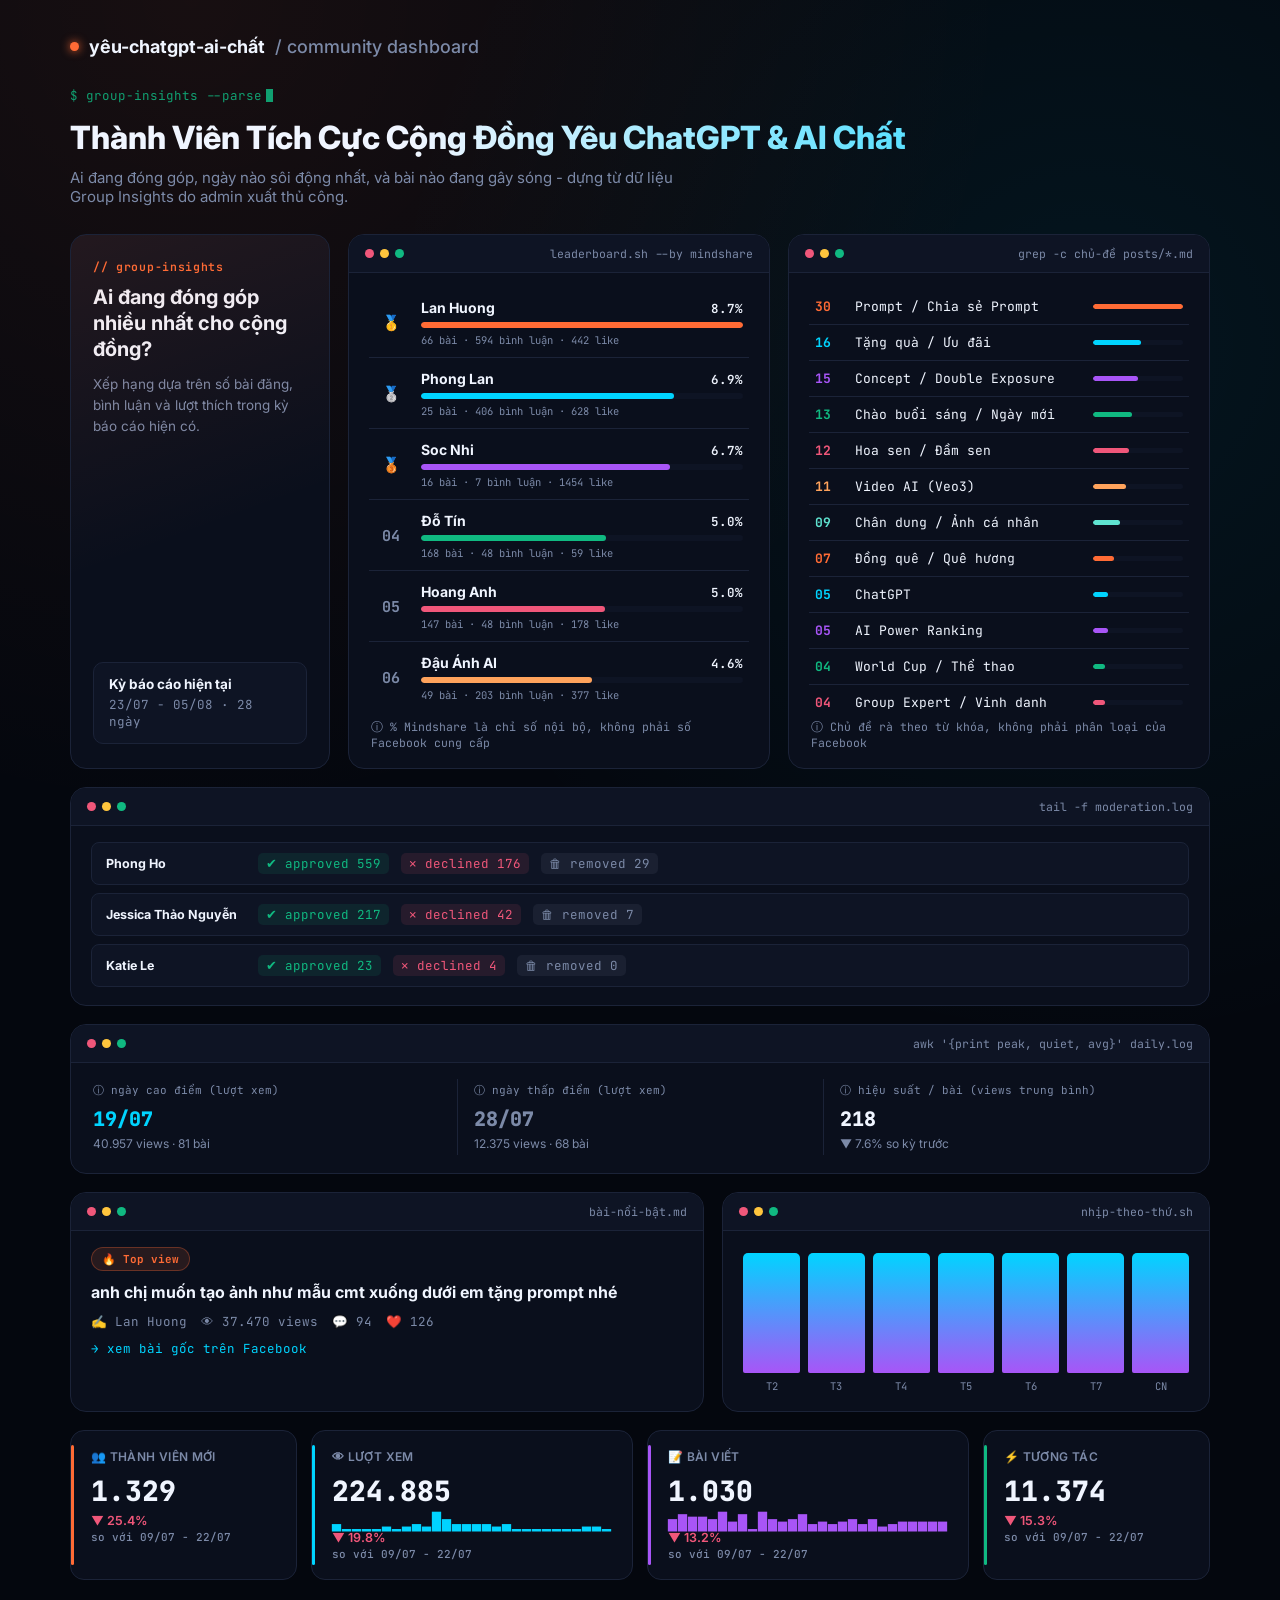
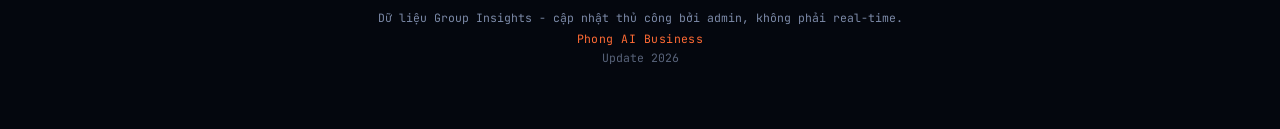
<file: index.html>
<!doctype html>
<html lang="vi">
<head>
<meta charset="UTF-8">
<meta name="viewport" content="width=device-width, initial-scale=1.0">
<title>Thành Viên Tích Cực - Yêu ChatGPT & AI Chất</title>
<link rel="stylesheet" href="style.css">
</head>
<body>
<div class="wrap">
  <header>
    <div class="brand"><span class="dot"></span>yêu-chatgpt-ai-chất <span>/ community dashboard</span></div>
  </header>

  <div class="hero">
    <div class="prompt-line">$ group-insights --parse<span class="cursor"></span></div>
    <h1>Thành Viên Tích Cực Cộng Đồng Yêu ChatGPT &amp; AI Chất</h1>
    <p>Ai đang đóng góp, ngày nào sôi động nhất, và bài nào đang gây sóng - dựng từ dữ liệu Group Insights do admin xuất thủ công.</p>
  </div>

  <div id="app">
    <div class="loading">$ đang đọc dữ liệu...</div>
  </div>

  <footer class="foot">
    Dữ liệu Group Insights - cập nhật thủ công bởi admin, không phải real-time.
    <div class="foot-brand">Phong AI Business</div>
    <div class="foot-update">Update 2026</div>
  </footer>
</div>

<script src="data-parser.js"></script>
<script>
const CSV_FILE = 'Facebook_Group_Insights_8-07-2026.csv';
const numVi = new Intl.NumberFormat('vi-VN');
const fmtDate = (iso) => { const [y,m,d] = iso.split('-'); return `${d}/${m}`; };

const PALETTE = ['#FF6B35', '#00D4FF', '#A855F7', '#10B981', '#F0577A', '#FFA35C', '#5FE3D0'];
function colorFor(index) { return PALETTE[index % PALETTE.length]; }

function rankBadge(i) {
  if (i === 0) return '🥇';
  if (i === 1) return '🥈';
  if (i === 2) return '🥉';
  return String(i + 1).padStart(2, '0');
}

function renderLeaderboard(container, ranked) {
  const top = ranked.slice(0, 10);
  const max = top[0].mindsharePct;
  container.innerHTML = top.map((c, i) => `
    <div class="rank-row">
      <div class="rank-badge">${rankBadge(i)}</div>
      <div class="rank-body">
        <div class="rank-top">
          <span class="rank-name">${c.name}</span>
          <span class="rank-pct mono">${c.mindsharePct.toFixed(1)}%</span>
        </div>
        <div class="rank-bar-track"><div class="rank-bar-fill" style="width:${(c.mindsharePct / max) * 100}%;background:${colorFor(i)}"></div></div>
        <div class="rank-meta mono">${c.posts} bài · ${c.comments} bình luận · ${c.likes} like</div>
      </div>
    </div>
  `).join('');
}

function renderTopicsGrep(container, topics) {
  const sorted = [...topics].sort((a, b) => b.count - a.count);
  const max = sorted[0].count;
  container.innerHTML = sorted.map((t, i) => `
    <div class="grep-row">
      <span class="grep-count mono" style="color:${colorFor(i)}">${String(t.count).padStart(2, '0')}</span>
      <span class="grep-label">${t.label}</span>
      <span class="grep-bar-track"><span class="grep-bar-fill" style="width:${(t.count / max) * 100}%;background:${colorFor(i)}"></span></span>
    </div>
  `).join('');
}

function renderModerationLog(container, adminModeration) {
  container.innerHTML = adminModeration.map((a) => `
    <div class="modlog-row mono">
      <span class="modlog-admin">${a.admin}</span>
      <span class="modlog-tag approved">✔ approved ${numVi.format(a.postsApproved)}</span>
      <span class="modlog-tag declined">✕ declined ${numVi.format(a.postsDeclined)}</span>
      <span class="modlog-tag removed">🗑 removed ${numVi.format(a.postsRemoved)}</span>
    </div>
  `).join('');
}

const SPARK_CHARS = '▁▂▃▄▅▆▇█';
function sparkline(daily, key) {
  const sorted = [...daily].sort((a, b) => a.date.localeCompare(b.date));
  const values = sorted.map((d) => d[key]);
  const max = Math.max(...values), min = Math.min(...values);
  return values.map((v) => {
    const ratio = max === min ? 0.5 : (v - min) / (max - min);
    return SPARK_CHARS[Math.min(SPARK_CHARS.length - 1, Math.floor(ratio * SPARK_CHARS.length))];
  }).join('');
}

function renderWeekdayChart(container, weekdayActivity) {
  const labelsVi = { Monday: 'T2', Tuesday: 'T3', Wednesday: 'T4', Thursday: 'T5', Friday: 'T6', Saturday: 'T7', Sunday: 'CN' };
  const max = Math.max(...weekdayActivity.map((d) => d.value));
  container.innerHTML = weekdayActivity.map((d) => `
    <div class="weekday-col">
      <div class="weekday-bar" style="height:${Math.max((d.value / max) * 100, 4)}%" title="${labelsVi[d.weekday]}: ${numVi.format(d.value)}"></div>
      <div class="weekday-label">${labelsVi[d.weekday] || d.weekday}</div>
    </div>
  `).join('');
}

function deltaHtml(card, previousLabel) {
  if (card.pctChange === null) return '<div class="stat-delta">không có kỳ trước để so sánh</div>';
  const up = card.pctChange >= 0;
  const arrow = up ? '▲' : '▼';
  const cls = up ? 'up' : 'down';
  return `<div class="stat-delta ${cls}">${arrow} ${Math.abs(card.pctChange).toFixed(1)}%
    <span class="period">so với ${previousLabel || 'kỳ trước'}</span></div>`;
}

async function main() {
  const app = document.getElementById('app');
  let csvText;
  try {
    const res = await fetch(CSV_FILE);
    if (!res.ok) throw new Error('HTTP ' + res.status);
    csvText = await res.text();
  } catch (err) {
    app.innerHTML = `<div class="error-box">
      Không đọc được file <code>${CSV_FILE}</code>.<br>
      Nếu bạn mở file này bằng cách double-click (file://), trình duyệt sẽ chặn đọc CSV cùng thư mục vì lý do bảo mật (CORS).<br>
      Hãy chạy: <code>python3 -m http.server 8000</code> trong thư mục này rồi mở <code>http://localhost:8000</code>.
    </div>`;
    console.error(err);
    return;
  }

  const data = window.DataParser.parseGroupInsights(csvText);
  const ranked = window.DataParser.computeMindshare(data.contributors);
  const overview = window.DataParser.computeOverviewCards(data.daily);
  const periodLabel = `${fmtDate(overview.periodLabel.split(' - ')[0])} - ${fmtDate(overview.periodLabel.split(' - ')[1])}`;
  const prevLabelShort = overview.previousPeriodLabel
    ? `${fmtDate(overview.previousPeriodLabel.split(' - ')[0])} - ${fmtDate(overview.previousPeriodLabel.split(' - ')[1])}`
    : null;

  const topPost = [...data.topPosts].sort((a, b) => b.views - a.views)[0];
  const { peak, quiet } = window.DataParser.findPeakAndQuietDay(data.daily, 'viewed');
  const efficiency = window.DataParser.computeContentEfficiency(data.daily);
  const viewsSpark = sparkline(data.daily, 'viewed');
  const postsSpark = sparkline(data.daily, 'posts');

  app.innerHTML = `
    <div class="grid-main">
      <div class="info-card">
        <div>
          <div class="tag mono">// group-insights</div>
          <h2>Ai đang đóng góp nhiều nhất cho cộng đồng?</h2>
          <p>Xếp hạng dựa trên số bài đăng, bình luận và lượt thích trong kỳ báo cáo hiện có.</p>
        </div>
        <div class="period-box">
          <b>Kỳ báo cáo hiện tại</b>
          ${periodLabel} · ${data.daily.length} ngày
        </div>
      </div>

      <div class="panel">
        <div class="term-head">
          <div class="term-dots"><span class="r"></span><span class="y"></span><span class="g"></span></div>
          <span class="term-label">leaderboard.sh --by mindshare</span>
        </div>
        <div class="rank-list" id="leaderboard"></div>
        <div class="mindshare-note" title="Mindshare = Posts×3 + Comments×1 + Likes×0.5, chuẩn hoá theo tổng. Xem docs/adr/0001-mindshare-score-formula.md">ⓘ % Mindshare là chỉ số nội bộ, không phải số Facebook cung cấp</div>
      </div>

      <div class="panel">
        <div class="term-head">
          <div class="term-dots"><span class="r"></span><span class="y"></span><span class="g"></span></div>
          <span class="term-label">grep -c chủ-đề posts/*.md</span>
        </div>
        <div class="grep-list" id="topics-grep"></div>
        <div class="mindshare-note" id="topics-note"></div>
      </div>
    </div>

    <div class="panel" style="margin-top:18px">
      <div class="term-head">
        <div class="term-dots"><span class="r"></span><span class="y"></span><span class="g"></span></div>
        <span class="term-label">tail -f moderation.log</span>
      </div>
      <div class="modlog" id="modlog"></div>
    </div>

    <div class="panel" style="margin-top:18px">
      <div class="term-head">
        <div class="term-dots"><span class="r"></span><span class="y"></span><span class="g"></span></div>
        <span class="term-label">awk '{print peak, quiet, avg}' daily.log</span>
      </div>
      <div class="pulse-row">
        <div class="pulse-col">
          <div class="pulse-label">ⓘ ngày cao điểm (lượt xem)</div>
          <div class="pulse-value peak">${fmtDate(peak.date)}</div>
          <div class="pulse-sub">${numVi.format(peak.viewed)} views · ${peak.posts} bài</div>
        </div>
        <div class="pulse-col">
          <div class="pulse-label">ⓘ ngày thấp điểm (lượt xem)</div>
          <div class="pulse-value quiet">${fmtDate(quiet.date)}</div>
          <div class="pulse-sub">${numVi.format(quiet.viewed)} views · ${quiet.posts} bài</div>
        </div>
        <div class="pulse-col">
          <div class="pulse-label">ⓘ hiệu suất / bài (views trung bình)</div>
          <div class="pulse-value">${numVi.format(Math.round(efficiency.currentAvg))}</div>
          <div class="pulse-sub">${efficiency.pctChange === null ? 'không có kỳ trước' : `${efficiency.pctChange >= 0 ? '▲' : '▼'} ${Math.abs(efficiency.pctChange).toFixed(1)}% so kỳ trước`}</div>
        </div>
      </div>
    </div>

    <div class="row-2col">
      <div class="panel">
        <div class="term-head">
          <div class="term-dots"><span class="r"></span><span class="y"></span><span class="g"></span></div>
          <span class="term-label">bài-nổi-bật.md</span>
        </div>
        <div class="spotlight">
          <span class="spotlight-badge">🔥 Top view</span>
          <div class="spotlight-title">${topPost.title.length > 140 ? topPost.title.slice(0, 140) + '…' : topPost.title}</div>
          <div class="spotlight-meta">
            <span>✍️ ${topPost.member}</span>
            <span>👁 ${numVi.format(topPost.views)} views</span>
            <span>💬 ${numVi.format(topPost.comments)}</span>
            <span>❤️ ${numVi.format(topPost.reactions)}</span>
          </div>
          <a class="spotlight-link" href="${topPost.link}" target="_blank" rel="noopener">→ xem bài gốc trên Facebook</a>
        </div>
      </div>
      <div class="panel">
        <div class="term-head">
          <div class="term-dots"><span class="r"></span><span class="y"></span><span class="g"></span></div>
          <span class="term-label">nhịp-theo-thứ.sh</span>
        </div>
        <div class="weekday-chart" id="weekday-chart"></div>
      </div>
    </div>

    <div class="stats-row">
      <div class="stat-card" style="--stat-color:var(--orange)">
        <div class="stat-label">👥 Thành viên mới</div>
        <div class="stat-value">${numVi.format(overview.cards.joined.current)}</div>
        ${deltaHtml(overview.cards.joined, prevLabelShort)}
      </div>
      <div class="stat-card" style="--stat-color:var(--cyan)">
        <div class="stat-label">👁 Lượt xem</div>
        <div class="stat-value">${numVi.format(overview.cards.viewed.current)}</div>
        <div class="sparkline" style="color:var(--cyan)">${viewsSpark}</div>
        ${deltaHtml(overview.cards.viewed, prevLabelShort)}
      </div>
      <div class="stat-card" style="--stat-color:var(--purple)">
        <div class="stat-label">📝 Bài viết</div>
        <div class="stat-value">${numVi.format(overview.cards.posts.current)}</div>
        <div class="sparkline" style="color:var(--purple)">${postsSpark}</div>
        ${deltaHtml(overview.cards.posts, prevLabelShort)}
      </div>
      <div class="stat-card" style="--stat-color:var(--green)">
        <div class="stat-label">⚡ Tương tác</div>
        <div class="stat-value">${numVi.format(overview.cards.interactions.current)}</div>
        ${deltaHtml(overview.cards.interactions, prevLabelShort)}
      </div>
    </div>
  `;

  renderLeaderboard(document.getElementById('leaderboard'), ranked);
  renderWeekdayChart(document.getElementById('weekday-chart'), data.weekdayActivity);
  renderModerationLog(document.getElementById('modlog'), data.adminModeration);

  try {
    const topicsRes = await fetch('topics.json');
    const topicsData = await topicsRes.json();
    renderTopicsGrep(document.getElementById('topics-grep'), topicsData.topics);
    const noteEl = document.getElementById('topics-note');
    noteEl.textContent = 'ⓘ Chủ đề rà theo từ khóa, không phải phân loại của Facebook';
    noteEl.title = topicsData.note;
  } catch (err) {
    document.getElementById('topics-grep').innerHTML = '<div class="loading">Chưa có dữ liệu chủ đề (topics.json).</div>';
    console.error(err);
  }

}

main();
</script>
</body>
</html>
</file>
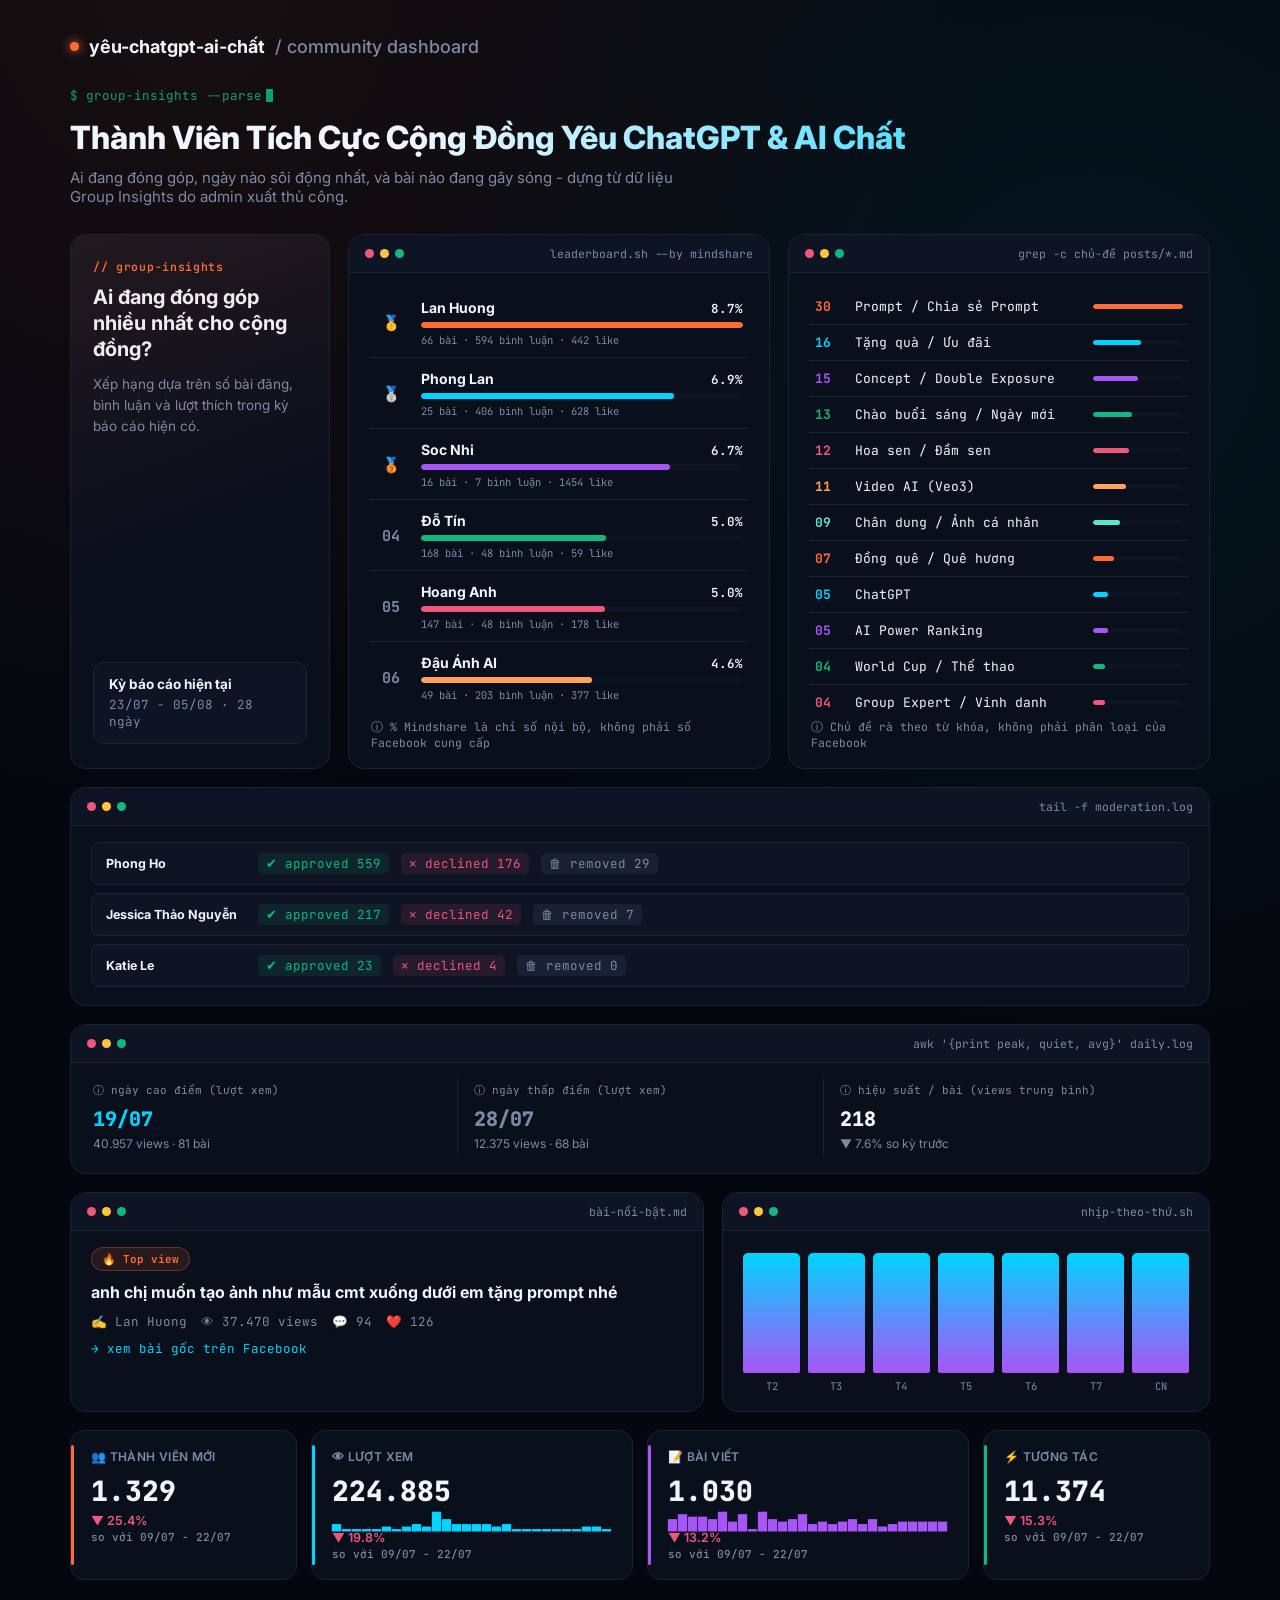
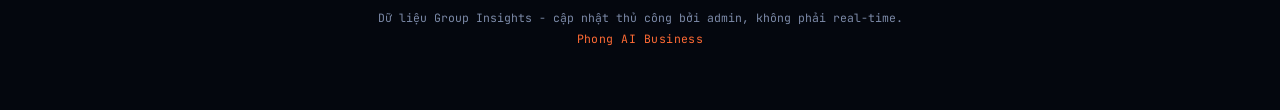
<file: public/index.html>
<!doctype html>
<html lang="vi">
<head>
<meta charset="UTF-8">
<meta name="viewport" content="width=device-width, initial-scale=1.0">
<title>Thành Viên Tích Cực - Yêu ChatGPT & AI Chất</title>
<link rel="stylesheet" href="style.css">
</head>
<body>
<div class="wrap">
  <header>
    <div class="brand"><span class="dot"></span>yêu-chatgpt-ai-chất <span>/ community dashboard</span></div>
  </header>

  <div class="hero">
    <div class="prompt-line">$ group-insights --parse<span class="cursor"></span></div>
    <h1>Thành Viên Tích Cực Cộng Đồng Yêu ChatGPT &amp; AI Chất</h1>
    <p>Ai đang đóng góp, ngày nào sôi động nhất, và bài nào đang gây sóng - dựng từ dữ liệu Group Insights do admin xuất thủ công.</p>
  </div>

  <div id="app">
    <div class="loading">$ đang đọc dữ liệu...</div>
  </div>

  <footer class="foot">
    Dữ liệu Group Insights - cập nhật thủ công bởi admin, không phải real-time.
    <div class="foot-brand">Phong AI Business</div>
  </footer>
</div>

<script src="data-parser.js"></script>
<script>
const CSV_FILE = 'Facebook_Group_Insights_8-07-2026.csv';
const numVi = new Intl.NumberFormat('vi-VN');
const fmtDate = (iso) => { const [y,m,d] = iso.split('-'); return `${d}/${m}`; };

const PALETTE = ['#FF6B35', '#00D4FF', '#A855F7', '#10B981', '#F0577A', '#FFA35C', '#5FE3D0'];
function colorFor(index) { return PALETTE[index % PALETTE.length]; }

function rankBadge(i) {
  if (i === 0) return '🥇';
  if (i === 1) return '🥈';
  if (i === 2) return '🥉';
  return String(i + 1).padStart(2, '0');
}

function renderLeaderboard(container, ranked) {
  const top = ranked.slice(0, 10);
  const max = top[0].mindsharePct;
  container.innerHTML = top.map((c, i) => `
    <div class="rank-row">
      <div class="rank-badge">${rankBadge(i)}</div>
      <div class="rank-body">
        <div class="rank-top">
          <span class="rank-name">${c.name}</span>
          <span class="rank-pct mono">${c.mindsharePct.toFixed(1)}%</span>
        </div>
        <div class="rank-bar-track"><div class="rank-bar-fill" style="width:${(c.mindsharePct / max) * 100}%;background:${colorFor(i)}"></div></div>
        <div class="rank-meta mono">${c.posts} bài · ${c.comments} bình luận · ${c.likes} like</div>
      </div>
    </div>
  `).join('');
}

function renderTopicsGrep(container, topics) {
  const sorted = [...topics].sort((a, b) => b.count - a.count);
  const max = sorted[0].count;
  container.innerHTML = sorted.map((t, i) => `
    <div class="grep-row">
      <span class="grep-count mono" style="color:${colorFor(i)}">${String(t.count).padStart(2, '0')}</span>
      <span class="grep-label">${t.label}</span>
      <span class="grep-bar-track"><span class="grep-bar-fill" style="width:${(t.count / max) * 100}%;background:${colorFor(i)}"></span></span>
    </div>
  `).join('');
}

function renderModerationLog(container, adminModeration) {
  container.innerHTML = adminModeration.map((a) => `
    <div class="modlog-row mono">
      <span class="modlog-admin">${a.admin}</span>
      <span class="modlog-tag approved">✔ approved ${numVi.format(a.postsApproved)}</span>
      <span class="modlog-tag declined">✕ declined ${numVi.format(a.postsDeclined)}</span>
      <span class="modlog-tag removed">🗑 removed ${numVi.format(a.postsRemoved)}</span>
    </div>
  `).join('');
}

const SPARK_CHARS = '▁▂▃▄▅▆▇█';
function sparkline(daily, key) {
  const sorted = [...daily].sort((a, b) => a.date.localeCompare(b.date));
  const values = sorted.map((d) => d[key]);
  const max = Math.max(...values), min = Math.min(...values);
  return values.map((v) => {
    const ratio = max === min ? 0.5 : (v - min) / (max - min);
    return SPARK_CHARS[Math.min(SPARK_CHARS.length - 1, Math.floor(ratio * SPARK_CHARS.length))];
  }).join('');
}

function renderWeekdayChart(container, weekdayActivity) {
  const labelsVi = { Monday: 'T2', Tuesday: 'T3', Wednesday: 'T4', Thursday: 'T5', Friday: 'T6', Saturday: 'T7', Sunday: 'CN' };
  const max = Math.max(...weekdayActivity.map((d) => d.value));
  container.innerHTML = weekdayActivity.map((d) => `
    <div class="weekday-col">
      <div class="weekday-bar" style="height:${Math.max((d.value / max) * 100, 4)}%" title="${labelsVi[d.weekday]}: ${numVi.format(d.value)}"></div>
      <div class="weekday-label">${labelsVi[d.weekday] || d.weekday}</div>
    </div>
  `).join('');
}

function deltaHtml(card, previousLabel) {
  if (card.pctChange === null) return '<div class="stat-delta">không có kỳ trước để so sánh</div>';
  const up = card.pctChange >= 0;
  const arrow = up ? '▲' : '▼';
  const cls = up ? 'up' : 'down';
  return `<div class="stat-delta ${cls}">${arrow} ${Math.abs(card.pctChange).toFixed(1)}%
    <span class="period">so với ${previousLabel || 'kỳ trước'}</span></div>`;
}

async function main() {
  const app = document.getElementById('app');
  let csvText;
  try {
    const res = await fetch(CSV_FILE);
    if (!res.ok) throw new Error('HTTP ' + res.status);
    csvText = await res.text();
  } catch (err) {
    app.innerHTML = `<div class="error-box">
      Không đọc được file <code>${CSV_FILE}</code>.<br>
      Nếu bạn mở file này bằng cách double-click (file://), trình duyệt sẽ chặn đọc CSV cùng thư mục vì lý do bảo mật (CORS).<br>
      Hãy chạy: <code>python3 -m http.server 8000</code> trong thư mục này rồi mở <code>http://localhost:8000</code>.
    </div>`;
    console.error(err);
    return;
  }

  const data = window.DataParser.parseGroupInsights(csvText);
  const ranked = window.DataParser.computeMindshare(data.contributors);
  const overview = window.DataParser.computeOverviewCards(data.daily);
  const periodLabel = `${fmtDate(overview.periodLabel.split(' - ')[0])} - ${fmtDate(overview.periodLabel.split(' - ')[1])}`;
  const prevLabelShort = overview.previousPeriodLabel
    ? `${fmtDate(overview.previousPeriodLabel.split(' - ')[0])} - ${fmtDate(overview.previousPeriodLabel.split(' - ')[1])}`
    : null;

  const topPost = [...data.topPosts].sort((a, b) => b.views - a.views)[0];
  const { peak, quiet } = window.DataParser.findPeakAndQuietDay(data.daily, 'viewed');
  const efficiency = window.DataParser.computeContentEfficiency(data.daily);
  const viewsSpark = sparkline(data.daily, 'viewed');
  const postsSpark = sparkline(data.daily, 'posts');

  app.innerHTML = `
    <div class="grid-main">
      <div class="info-card">
        <div>
          <div class="tag mono">// group-insights</div>
          <h2>Ai đang đóng góp nhiều nhất cho cộng đồng?</h2>
          <p>Xếp hạng dựa trên số bài đăng, bình luận và lượt thích trong kỳ báo cáo hiện có.</p>
        </div>
        <div class="period-box">
          <b>Kỳ báo cáo hiện tại</b>
          ${periodLabel} · ${data.daily.length} ngày
        </div>
      </div>

      <div class="panel">
        <div class="term-head">
          <div class="term-dots"><span class="r"></span><span class="y"></span><span class="g"></span></div>
          <span class="term-label">leaderboard.sh --by mindshare</span>
        </div>
        <div class="rank-list" id="leaderboard"></div>
        <div class="mindshare-note" title="Mindshare = Posts×3 + Comments×1 + Likes×0.5, chuẩn hoá theo tổng. Xem docs/adr/0001-mindshare-score-formula.md">ⓘ % Mindshare là chỉ số nội bộ, không phải số Facebook cung cấp</div>
      </div>

      <div class="panel">
        <div class="term-head">
          <div class="term-dots"><span class="r"></span><span class="y"></span><span class="g"></span></div>
          <span class="term-label">grep -c chủ-đề posts/*.md</span>
        </div>
        <div class="grep-list" id="topics-grep"></div>
        <div class="mindshare-note" id="topics-note"></div>
      </div>
    </div>

    <div class="panel" style="margin-top:18px">
      <div class="term-head">
        <div class="term-dots"><span class="r"></span><span class="y"></span><span class="g"></span></div>
        <span class="term-label">tail -f moderation.log</span>
      </div>
      <div class="modlog" id="modlog"></div>
    </div>

    <div class="panel" style="margin-top:18px">
      <div class="term-head">
        <div class="term-dots"><span class="r"></span><span class="y"></span><span class="g"></span></div>
        <span class="term-label">awk '{print peak, quiet, avg}' daily.log</span>
      </div>
      <div class="pulse-row">
        <div class="pulse-col">
          <div class="pulse-label">ⓘ ngày cao điểm (lượt xem)</div>
          <div class="pulse-value peak">${fmtDate(peak.date)}</div>
          <div class="pulse-sub">${numVi.format(peak.viewed)} views · ${peak.posts} bài</div>
        </div>
        <div class="pulse-col">
          <div class="pulse-label">ⓘ ngày thấp điểm (lượt xem)</div>
          <div class="pulse-value quiet">${fmtDate(quiet.date)}</div>
          <div class="pulse-sub">${numVi.format(quiet.viewed)} views · ${quiet.posts} bài</div>
        </div>
        <div class="pulse-col">
          <div class="pulse-label">ⓘ hiệu suất / bài (views trung bình)</div>
          <div class="pulse-value">${numVi.format(Math.round(efficiency.currentAvg))}</div>
          <div class="pulse-sub">${efficiency.pctChange === null ? 'không có kỳ trước' : `${efficiency.pctChange >= 0 ? '▲' : '▼'} ${Math.abs(efficiency.pctChange).toFixed(1)}% so kỳ trước`}</div>
        </div>
      </div>
    </div>

    <div class="row-2col">
      <div class="panel">
        <div class="term-head">
          <div class="term-dots"><span class="r"></span><span class="y"></span><span class="g"></span></div>
          <span class="term-label">bài-nổi-bật.md</span>
        </div>
        <div class="spotlight">
          <span class="spotlight-badge">🔥 Top view</span>
          <div class="spotlight-title">${topPost.title.length > 140 ? topPost.title.slice(0, 140) + '…' : topPost.title}</div>
          <div class="spotlight-meta">
            <span>✍️ ${topPost.member}</span>
            <span>👁 ${numVi.format(topPost.views)} views</span>
            <span>💬 ${numVi.format(topPost.comments)}</span>
            <span>❤️ ${numVi.format(topPost.reactions)}</span>
          </div>
          <a class="spotlight-link" href="${topPost.link}" target="_blank" rel="noopener">→ xem bài gốc trên Facebook</a>
        </div>
      </div>
      <div class="panel">
        <div class="term-head">
          <div class="term-dots"><span class="r"></span><span class="y"></span><span class="g"></span></div>
          <span class="term-label">nhịp-theo-thứ.sh</span>
        </div>
        <div class="weekday-chart" id="weekday-chart"></div>
      </div>
    </div>

    <div class="stats-row">
      <div class="stat-card" style="--stat-color:var(--orange)">
        <div class="stat-label">👥 Thành viên mới</div>
        <div class="stat-value">${numVi.format(overview.cards.joined.current)}</div>
        ${deltaHtml(overview.cards.joined, prevLabelShort)}
      </div>
      <div class="stat-card" style="--stat-color:var(--cyan)">
        <div class="stat-label">👁 Lượt xem</div>
        <div class="stat-value">${numVi.format(overview.cards.viewed.current)}</div>
        <div class="sparkline" style="color:var(--cyan)">${viewsSpark}</div>
        ${deltaHtml(overview.cards.viewed, prevLabelShort)}
      </div>
      <div class="stat-card" style="--stat-color:var(--purple)">
        <div class="stat-label">📝 Bài viết</div>
        <div class="stat-value">${numVi.format(overview.cards.posts.current)}</div>
        <div class="sparkline" style="color:var(--purple)">${postsSpark}</div>
        ${deltaHtml(overview.cards.posts, prevLabelShort)}
      </div>
      <div class="stat-card" style="--stat-color:var(--green)">
        <div class="stat-label">⚡ Tương tác</div>
        <div class="stat-value">${numVi.format(overview.cards.interactions.current)}</div>
        ${deltaHtml(overview.cards.interactions, prevLabelShort)}
      </div>
    </div>
  `;

  renderLeaderboard(document.getElementById('leaderboard'), ranked);
  renderWeekdayChart(document.getElementById('weekday-chart'), data.weekdayActivity);
  renderModerationLog(document.getElementById('modlog'), data.adminModeration);

  try {
    const topicsRes = await fetch('topics.json');
    const topicsData = await topicsRes.json();
    renderTopicsGrep(document.getElementById('topics-grep'), topicsData.topics);
    const noteEl = document.getElementById('topics-note');
    noteEl.textContent = 'ⓘ Chủ đề rà theo từ khóa, không phải phân loại của Facebook';
    noteEl.title = topicsData.note;
  } catch (err) {
    document.getElementById('topics-grep').innerHTML = '<div class="loading">Chưa có dữ liệu chủ đề (topics.json).</div>';
    console.error(err);
  }

}

main();
</script>
</body>
</html>
</file>
<file: style.css>
@import url('https://fonts.googleapis.com/css2?family=JetBrains+Mono:wght@400;500;600;700&family=Inter:wght@400;500;600;700;800&display=swap');

:root {
  --bg: #04070E;
  --panel: #0A0F1C;
  --panel-2: #0E1424;
  --border: #1B2338;
  --text: #F0F5FF;
  --muted: #7C8AA8;
  --orange: #FF6B35;
  --cyan: #00D4FF;
  --green: #10B981;
  --purple: #A855F7;
  --red: #F0577A;
}

* { box-sizing: border-box; }

body {
  margin: 0;
  background: var(--bg);
  background-image: radial-gradient(circle at 15% 0%, rgba(255,107,53,0.08), transparent 40%),
                     radial-gradient(circle at 85% 20%, rgba(0,212,255,0.07), transparent 40%);
  color: var(--text);
  font-family: 'Inter', -apple-system, sans-serif;
  -webkit-font-smoothing: antialiased;
}

.mono { font-family: 'JetBrains Mono', monospace; }

.wrap { max-width: 1180px; margin: 0 auto; padding: 24px 20px 64px; }

header {
  display: flex;
  align-items: center;
  justify-content: space-between;
  padding: 12px 0 30px;
}
.brand { font-size: 18px; font-weight: 700; display: flex; align-items: center; gap: 10px; }
.brand .dot { width: 9px; height: 9px; border-radius: 50%; background: var(--orange); box-shadow: 0 0 10px var(--orange); }
.brand span { color: var(--muted); font-weight: 500; }

.prompt-line {
  font-family: 'JetBrains Mono', monospace;
  font-size: 12.5px;
  color: var(--green);
  margin: 0 0 14px;
  opacity: 0.85;
}
.prompt-line .cursor { display: inline-block; width: 7px; height: 13px; background: var(--green); margin-left: 4px; animation: blink 1.1s steps(1) infinite; vertical-align: -2px; }
@keyframes blink { 50% { opacity: 0; } }

.hero h1 {
  font-size: 32px; margin: 0 0 10px; font-weight: 800; line-height: 1.25;
  background: linear-gradient(90deg, #F0F5FF 30%, var(--cyan));
  -webkit-background-clip: text; background-clip: text; color: transparent;
}
.hero p { color: var(--muted); margin: 0 0 28px; font-size: 15px; max-width: 640px; }

.grid-main {
  display: grid;
  grid-template-columns: 260px 1fr 1fr;
  gap: 18px;
  align-items: stretch;
}
@media (max-width: 1050px) and (min-width: 821px) {
  .grid-main { grid-template-columns: 1fr 1fr; }
  .grid-main .info-card { grid-column: 1 / -1; }
}

.info-card {
  background: var(--panel);
  border: 1px solid var(--border);
  border-radius: 16px;
  padding: 24px 22px;
  display: flex;
  flex-direction: column;
  justify-content: space-between;
  position: relative;
  overflow: hidden;
}
.info-card::before {
  content: '';
  position: absolute; inset: 0;
  background: linear-gradient(160deg, rgba(255,107,53,0.10), transparent 55%);
  pointer-events: none;
}
.info-card .tag { font-family: 'JetBrains Mono', monospace; color: var(--orange); font-size: 11.5px; font-weight: 600; letter-spacing: 0.06em; }
.info-card h2 { font-size: 20px; line-height: 1.3; margin: 10px 0 12px; font-weight: 700; }
.info-card p { color: var(--muted); font-size: 13.5px; line-height: 1.55; margin: 0 0 20px; }
.info-card .period-box {
  background: var(--panel-2);
  border: 1px solid var(--border);
  border-radius: 10px;
  padding: 13px 15px;
  font-size: 12.5px;
  color: var(--muted);
  font-family: 'JetBrains Mono', monospace;
}
.info-card .period-box b { color: var(--text); display: block; margin-bottom: 4px; font-size: 13.5px; font-family: 'Inter', sans-serif; }

.panel {
  background: var(--panel);
  border: 1px solid var(--border);
  border-radius: 16px;
  padding: 0 20px 18px;
  display: flex;
  flex-direction: column;
  overflow: hidden;
}

/* Chrome cửa sổ terminal - chữ ký thị giác của dashboard, khớp với block code trên trang cá nhân của Phong */
.term-head {
  display: flex; align-items: center; justify-content: space-between;
  margin: 0 -20px 16px; padding: 11px 16px;
  background: var(--panel-2); border-bottom: 1px solid var(--border);
}
.term-dots { display: flex; gap: 6px; }
.term-dots span { width: 9px; height: 9px; border-radius: 50%; display: block; }
.term-dots .r { background: #F0577A; }
.term-dots .y { background: #FFC53D; }
.term-dots .g { background: #10B981; }
.term-label { font-family: 'JetBrains Mono', monospace; font-size: 11.5px; color: var(--muted); }

.mindshare-note {
  font-size: 11.5px; color: var(--muted); margin: 10px 2px 0; font-family: 'JetBrains Mono', monospace;
}

/* Leaderboard (thay treemap) */
.rank-list {
  display: flex;
  flex-direction: column;
  gap: 2px;
  max-height: 420px;
  overflow-y: auto;
}
.rank-row {
  display: flex;
  align-items: center;
  gap: 14px;
  padding: 10px 6px;
  border-bottom: 1px solid var(--border);
}
.rank-row:last-child { border-bottom: none; }
.rank-badge {
  width: 32px; flex-shrink: 0; text-align: center;
  font-family: 'JetBrains Mono', monospace; font-weight: 700; color: var(--muted); font-size: 15px;
}
.rank-body { flex: 1; min-width: 0; }
.rank-top { display: flex; justify-content: space-between; align-items: baseline; margin-bottom: 5px; }
.rank-name { font-weight: 700; font-size: 14px; overflow: hidden; text-overflow: ellipsis; white-space: nowrap; }
.rank-pct { font-size: 12.5px; color: var(--text); font-weight: 600; }
.rank-bar-track { height: 6px; background: var(--panel-2); border-radius: 4px; overflow: hidden; margin-bottom: 5px; }
.rank-bar-fill { height: 100%; border-radius: 4px; }
.rank-meta { font-size: 10.5px; color: var(--muted); }

/* Topics as grep-style output (thay word cloud) */
.grep-list {
  display: flex;
  flex-direction: column;
  gap: 0;
  max-height: 420px;
  overflow-y: auto;
  font-family: 'JetBrains Mono', monospace;
}
.grep-row {
  display: grid;
  grid-template-columns: 28px 1fr 90px;
  align-items: center;
  gap: 12px;
  padding: 9px 6px;
  border-bottom: 1px solid var(--border);
  font-size: 13px;
}
.grep-row:last-child { border-bottom: none; }
.grep-count { font-weight: 700; }
.grep-label { color: var(--text); }
.grep-bar-track { height: 5px; background: var(--panel-2); border-radius: 3px; overflow: hidden; }
.grep-bar-fill { display: block; height: 100%; border-radius: 3px; }

/* Moderation log */
.modlog { display: flex; flex-direction: column; gap: 8px; }
.modlog-row {
  display: flex; flex-wrap: wrap; align-items: center; gap: 12px;
  background: var(--panel-2); border: 1px solid var(--border); border-radius: 8px;
  padding: 10px 14px; font-size: 12.5px;
}
.modlog-admin { font-weight: 700; color: var(--text); min-width: 140px; font-family: 'Inter', sans-serif; }
.modlog-tag { padding: 2px 8px; border-radius: 5px; }
.modlog-tag.approved { color: var(--green); background: rgba(16,185,129,0.1); }
.modlog-tag.declined { color: var(--red); background: rgba(240,87,122,0.1); }
.modlog-tag.removed { color: var(--muted); background: rgba(124,138,168,0.1); }

.stats-row {
  display: grid;
  grid-template-columns: repeat(4, 1fr);
  gap: 14px;
  margin-top: 18px;
}

.stat-card {
  background: var(--panel);
  border: 1px solid var(--border);
  border-radius: 14px;
  padding: 18px 20px;
  position: relative;
}
.stat-card::before {
  content: ''; position: absolute; left: 0; top: 14px; bottom: 14px; width: 3px; border-radius: 3px;
  background: var(--stat-color, var(--orange));
}
.stat-label { display: flex; align-items: center; gap: 8px; color: var(--muted); font-size: 12px; font-weight: 600; text-transform: uppercase; letter-spacing: 0.03em; }
.stat-value { font-size: 28px; font-weight: 800; margin: 8px 0 4px; font-family: 'JetBrains Mono', monospace; }
.stat-delta { font-size: 12.5px; font-weight: 600; }
.stat-delta.up { color: var(--green); }
.stat-delta.down { color: var(--red); }
.stat-delta .period { color: var(--muted); font-weight: 500; display: block; margin-top: 2px; font-family: 'JetBrains Mono', monospace; font-size: 11px; }

.row-2col {
  display: grid;
  grid-template-columns: 1.3fr 1fr;
  gap: 18px;
  margin-top: 18px;
}

.spotlight {
  display: flex;
  flex-direction: column;
  gap: 10px;
}
.spotlight-badge {
  display: inline-flex; align-items: center; gap: 6px; align-self: flex-start;
  background: rgba(255,107,53,0.12); border: 1px solid rgba(255,107,53,0.3); color: var(--orange);
  font-family: 'JetBrains Mono', monospace; font-size: 11px; font-weight: 700; padding: 4px 10px; border-radius: 20px;
}
.spotlight-title { font-size: 16px; font-weight: 700; line-height: 1.4; }
.spotlight-meta { color: var(--muted); font-size: 12.5px; font-family: 'JetBrains Mono', monospace; display: flex; gap: 14px; flex-wrap: wrap; }
.spotlight-link { color: var(--cyan); font-size: 12.5px; text-decoration: none; font-family: 'JetBrains Mono', monospace; }
.spotlight-link:hover { text-decoration: underline; }

.weekday-chart { display: flex; align-items: flex-end; gap: 8px; height: 140px; margin-top: 6px; }
.weekday-col { flex: 1; display: flex; flex-direction: column; align-items: center; justify-content: flex-end; gap: 6px; height: 100%; }
.weekday-bar { width: 100%; border-radius: 5px 5px 2px 2px; background: linear-gradient(180deg, var(--cyan), var(--purple)); min-height: 4px; }
.weekday-label { font-size: 10.5px; color: var(--muted); font-family: 'JetBrains Mono', monospace; }

/* Sparkline ASCII trong stat card */
.sparkline { font-family: 'JetBrains Mono', monospace; font-size: 15px; letter-spacing: 1px; margin-top: 6px; line-height: 1; }

/* Panel 3 cột: ngày cao điểm / thấp điểm / hiệu suất nội dung */
.pulse-row { display: grid; grid-template-columns: repeat(3, 1fr); gap: 0; }
.pulse-col { padding: 4px 16px; border-left: 1px solid var(--border); }
.pulse-col:first-child { border-left: none; padding-left: 2px; }
.pulse-label { font-family: 'JetBrains Mono', monospace; font-size: 11px; color: var(--muted); margin-bottom: 8px; }
.pulse-value { font-size: 20px; font-weight: 800; font-family: 'JetBrains Mono', monospace; }
.pulse-sub { font-size: 12px; color: var(--muted); margin-top: 4px; }
.pulse-value.peak { color: var(--cyan); }
.pulse-value.quiet { color: var(--muted); }

.loading, .error-box { padding: 60px 20px; text-align: center; color: var(--muted); font-family: 'JetBrains Mono', monospace; font-size: 13px; }
.error-box { color: var(--red); }
.error-box code { background: var(--panel-2); padding: 2px 6px; border-radius: 4px; }

footer.foot {
  margin-top: 30px; text-align: center; color: var(--muted); font-size: 11.5px; font-family: 'JetBrains Mono', monospace;
}

.foot-brand {
  margin-top: 6px; color: var(--orange); letter-spacing: 0.04em;
}

.foot-update {
  margin-top: 4px; color: var(--muted); opacity: 0.7;
}

@media (max-width: 820px) {
  .grid-main { grid-template-columns: 1fr; }
  .row-2col { grid-template-columns: 1fr; }
  .stats-row { grid-template-columns: repeat(2, 1fr); }
}
</file>
<file: public/style.css>
@import url('https://fonts.googleapis.com/css2?family=JetBrains+Mono:wght@400;500;600;700&family=Inter:wght@400;500;600;700;800&display=swap');

:root {
  --bg: #04070E;
  --panel: #0A0F1C;
  --panel-2: #0E1424;
  --border: #1B2338;
  --text: #F0F5FF;
  --muted: #7C8AA8;
  --orange: #FF6B35;
  --cyan: #00D4FF;
  --green: #10B981;
  --purple: #A855F7;
  --red: #F0577A;
}

* { box-sizing: border-box; }

body {
  margin: 0;
  background: var(--bg);
  background-image: radial-gradient(circle at 15% 0%, rgba(255,107,53,0.08), transparent 40%),
                     radial-gradient(circle at 85% 20%, rgba(0,212,255,0.07), transparent 40%);
  color: var(--text);
  font-family: 'Inter', -apple-system, sans-serif;
  -webkit-font-smoothing: antialiased;
}

.mono { font-family: 'JetBrains Mono', monospace; }

.wrap { max-width: 1180px; margin: 0 auto; padding: 24px 20px 64px; }

header {
  display: flex;
  align-items: center;
  justify-content: space-between;
  padding: 12px 0 30px;
}
.brand { font-size: 18px; font-weight: 700; display: flex; align-items: center; gap: 10px; }
.brand .dot { width: 9px; height: 9px; border-radius: 50%; background: var(--orange); box-shadow: 0 0 10px var(--orange); }
.brand span { color: var(--muted); font-weight: 500; }

.prompt-line {
  font-family: 'JetBrains Mono', monospace;
  font-size: 12.5px;
  color: var(--green);
  margin: 0 0 14px;
  opacity: 0.85;
}
.prompt-line .cursor { display: inline-block; width: 7px; height: 13px; background: var(--green); margin-left: 4px; animation: blink 1.1s steps(1) infinite; vertical-align: -2px; }
@keyframes blink { 50% { opacity: 0; } }

.hero h1 {
  font-size: 32px; margin: 0 0 10px; font-weight: 800; line-height: 1.25;
  background: linear-gradient(90deg, #F0F5FF 30%, var(--cyan));
  -webkit-background-clip: text; background-clip: text; color: transparent;
}
.hero p { color: var(--muted); margin: 0 0 28px; font-size: 15px; max-width: 640px; }

.grid-main {
  display: grid;
  grid-template-columns: 260px 1fr 1fr;
  gap: 18px;
  align-items: stretch;
}
@media (max-width: 1050px) and (min-width: 821px) {
  .grid-main { grid-template-columns: 1fr 1fr; }
  .grid-main .info-card { grid-column: 1 / -1; }
}

.info-card {
  background: var(--panel);
  border: 1px solid var(--border);
  border-radius: 16px;
  padding: 24px 22px;
  display: flex;
  flex-direction: column;
  justify-content: space-between;
  position: relative;
  overflow: hidden;
}
.info-card::before {
  content: '';
  position: absolute; inset: 0;
  background: linear-gradient(160deg, rgba(255,107,53,0.10), transparent 55%);
  pointer-events: none;
}
.info-card .tag { font-family: 'JetBrains Mono', monospace; color: var(--orange); font-size: 11.5px; font-weight: 600; letter-spacing: 0.06em; }
.info-card h2 { font-size: 20px; line-height: 1.3; margin: 10px 0 12px; font-weight: 700; }
.info-card p { color: var(--muted); font-size: 13.5px; line-height: 1.55; margin: 0 0 20px; }
.info-card .period-box {
  background: var(--panel-2);
  border: 1px solid var(--border);
  border-radius: 10px;
  padding: 13px 15px;
  font-size: 12.5px;
  color: var(--muted);
  font-family: 'JetBrains Mono', monospace;
}
.info-card .period-box b { color: var(--text); display: block; margin-bottom: 4px; font-size: 13.5px; font-family: 'Inter', sans-serif; }

.panel {
  background: var(--panel);
  border: 1px solid var(--border);
  border-radius: 16px;
  padding: 0 20px 18px;
  display: flex;
  flex-direction: column;
  overflow: hidden;
}

/* Chrome cửa sổ terminal - chữ ký thị giác của dashboard, khớp với block code trên trang cá nhân của Phong */
.term-head {
  display: flex; align-items: center; justify-content: space-between;
  margin: 0 -20px 16px; padding: 11px 16px;
  background: var(--panel-2); border-bottom: 1px solid var(--border);
}
.term-dots { display: flex; gap: 6px; }
.term-dots span { width: 9px; height: 9px; border-radius: 50%; display: block; }
.term-dots .r { background: #F0577A; }
.term-dots .y { background: #FFC53D; }
.term-dots .g { background: #10B981; }
.term-label { font-family: 'JetBrains Mono', monospace; font-size: 11.5px; color: var(--muted); }

.mindshare-note {
  font-size: 11.5px; color: var(--muted); margin: 10px 2px 0; font-family: 'JetBrains Mono', monospace;
}

/* Leaderboard (thay treemap) */
.rank-list {
  display: flex;
  flex-direction: column;
  gap: 2px;
  max-height: 420px;
  overflow-y: auto;
}
.rank-row {
  display: flex;
  align-items: center;
  gap: 14px;
  padding: 10px 6px;
  border-bottom: 1px solid var(--border);
}
.rank-row:last-child { border-bottom: none; }
.rank-badge {
  width: 32px; flex-shrink: 0; text-align: center;
  font-family: 'JetBrains Mono', monospace; font-weight: 700; color: var(--muted); font-size: 15px;
}
.rank-body { flex: 1; min-width: 0; }
.rank-top { display: flex; justify-content: space-between; align-items: baseline; margin-bottom: 5px; }
.rank-name { font-weight: 700; font-size: 14px; overflow: hidden; text-overflow: ellipsis; white-space: nowrap; }
.rank-pct { font-size: 12.5px; color: var(--text); font-weight: 600; }
.rank-bar-track { height: 6px; background: var(--panel-2); border-radius: 4px; overflow: hidden; margin-bottom: 5px; }
.rank-bar-fill { height: 100%; border-radius: 4px; }
.rank-meta { font-size: 10.5px; color: var(--muted); }

/* Topics as grep-style output (thay word cloud) */
.grep-list {
  display: flex;
  flex-direction: column;
  gap: 0;
  max-height: 420px;
  overflow-y: auto;
  font-family: 'JetBrains Mono', monospace;
}
.grep-row {
  display: grid;
  grid-template-columns: 28px 1fr 90px;
  align-items: center;
  gap: 12px;
  padding: 9px 6px;
  border-bottom: 1px solid var(--border);
  font-size: 13px;
}
.grep-row:last-child { border-bottom: none; }
.grep-count { font-weight: 700; }
.grep-label { color: var(--text); }
.grep-bar-track { height: 5px; background: var(--panel-2); border-radius: 3px; overflow: hidden; }
.grep-bar-fill { display: block; height: 100%; border-radius: 3px; }

/* Moderation log */
.modlog { display: flex; flex-direction: column; gap: 8px; }
.modlog-row {
  display: flex; flex-wrap: wrap; align-items: center; gap: 12px;
  background: var(--panel-2); border: 1px solid var(--border); border-radius: 8px;
  padding: 10px 14px; font-size: 12.5px;
}
.modlog-admin { font-weight: 700; color: var(--text); min-width: 140px; font-family: 'Inter', sans-serif; }
.modlog-tag { padding: 2px 8px; border-radius: 5px; }
.modlog-tag.approved { color: var(--green); background: rgba(16,185,129,0.1); }
.modlog-tag.declined { color: var(--red); background: rgba(240,87,122,0.1); }
.modlog-tag.removed { color: var(--muted); background: rgba(124,138,168,0.1); }

.stats-row {
  display: grid;
  grid-template-columns: repeat(4, 1fr);
  gap: 14px;
  margin-top: 18px;
}

.stat-card {
  background: var(--panel);
  border: 1px solid var(--border);
  border-radius: 14px;
  padding: 18px 20px;
  position: relative;
}
.stat-card::before {
  content: ''; position: absolute; left: 0; top: 14px; bottom: 14px; width: 3px; border-radius: 3px;
  background: var(--stat-color, var(--orange));
}
.stat-label { display: flex; align-items: center; gap: 8px; color: var(--muted); font-size: 12px; font-weight: 600; text-transform: uppercase; letter-spacing: 0.03em; }
.stat-value { font-size: 28px; font-weight: 800; margin: 8px 0 4px; font-family: 'JetBrains Mono', monospace; }
.stat-delta { font-size: 12.5px; font-weight: 600; }
.stat-delta.up { color: var(--green); }
.stat-delta.down { color: var(--red); }
.stat-delta .period { color: var(--muted); font-weight: 500; display: block; margin-top: 2px; font-family: 'JetBrains Mono', monospace; font-size: 11px; }

.row-2col {
  display: grid;
  grid-template-columns: 1.3fr 1fr;
  gap: 18px;
  margin-top: 18px;
}

.spotlight {
  display: flex;
  flex-direction: column;
  gap: 10px;
}
.spotlight-badge {
  display: inline-flex; align-items: center; gap: 6px; align-self: flex-start;
  background: rgba(255,107,53,0.12); border: 1px solid rgba(255,107,53,0.3); color: var(--orange);
  font-family: 'JetBrains Mono', monospace; font-size: 11px; font-weight: 700; padding: 4px 10px; border-radius: 20px;
}
.spotlight-title { font-size: 16px; font-weight: 700; line-height: 1.4; }
.spotlight-meta { color: var(--muted); font-size: 12.5px; font-family: 'JetBrains Mono', monospace; display: flex; gap: 14px; flex-wrap: wrap; }
.spotlight-link { color: var(--cyan); font-size: 12.5px; text-decoration: none; font-family: 'JetBrains Mono', monospace; }
.spotlight-link:hover { text-decoration: underline; }

.weekday-chart { display: flex; align-items: flex-end; gap: 8px; height: 140px; margin-top: 6px; }
.weekday-col { flex: 1; display: flex; flex-direction: column; align-items: center; justify-content: flex-end; gap: 6px; height: 100%; }
.weekday-bar { width: 100%; border-radius: 5px 5px 2px 2px; background: linear-gradient(180deg, var(--cyan), var(--purple)); min-height: 4px; }
.weekday-label { font-size: 10.5px; color: var(--muted); font-family: 'JetBrains Mono', monospace; }

/* Sparkline ASCII trong stat card */
.sparkline { font-family: 'JetBrains Mono', monospace; font-size: 15px; letter-spacing: 1px; margin-top: 6px; line-height: 1; }

/* Panel 3 cột: ngày cao điểm / thấp điểm / hiệu suất nội dung */
.pulse-row { display: grid; grid-template-columns: repeat(3, 1fr); gap: 0; }
.pulse-col { padding: 4px 16px; border-left: 1px solid var(--border); }
.pulse-col:first-child { border-left: none; padding-left: 2px; }
.pulse-label { font-family: 'JetBrains Mono', monospace; font-size: 11px; color: var(--muted); margin-bottom: 8px; }
.pulse-value { font-size: 20px; font-weight: 800; font-family: 'JetBrains Mono', monospace; }
.pulse-sub { font-size: 12px; color: var(--muted); margin-top: 4px; }
.pulse-value.peak { color: var(--cyan); }
.pulse-value.quiet { color: var(--muted); }

.loading, .error-box { padding: 60px 20px; text-align: center; color: var(--muted); font-family: 'JetBrains Mono', monospace; font-size: 13px; }
.error-box { color: var(--red); }
.error-box code { background: var(--panel-2); padding: 2px 6px; border-radius: 4px; }

footer.foot {
  margin-top: 30px; text-align: center; color: var(--muted); font-size: 11.5px; font-family: 'JetBrains Mono', monospace;
}

.foot-brand {
  margin-top: 6px; color: var(--orange); letter-spacing: 0.04em;
}

@media (max-width: 820px) {
  .grid-main { grid-template-columns: 1fr; }
  .row-2col { grid-template-columns: 1fr; }
  .stats-row { grid-template-columns: repeat(2, 1fr); }
}
</file>
